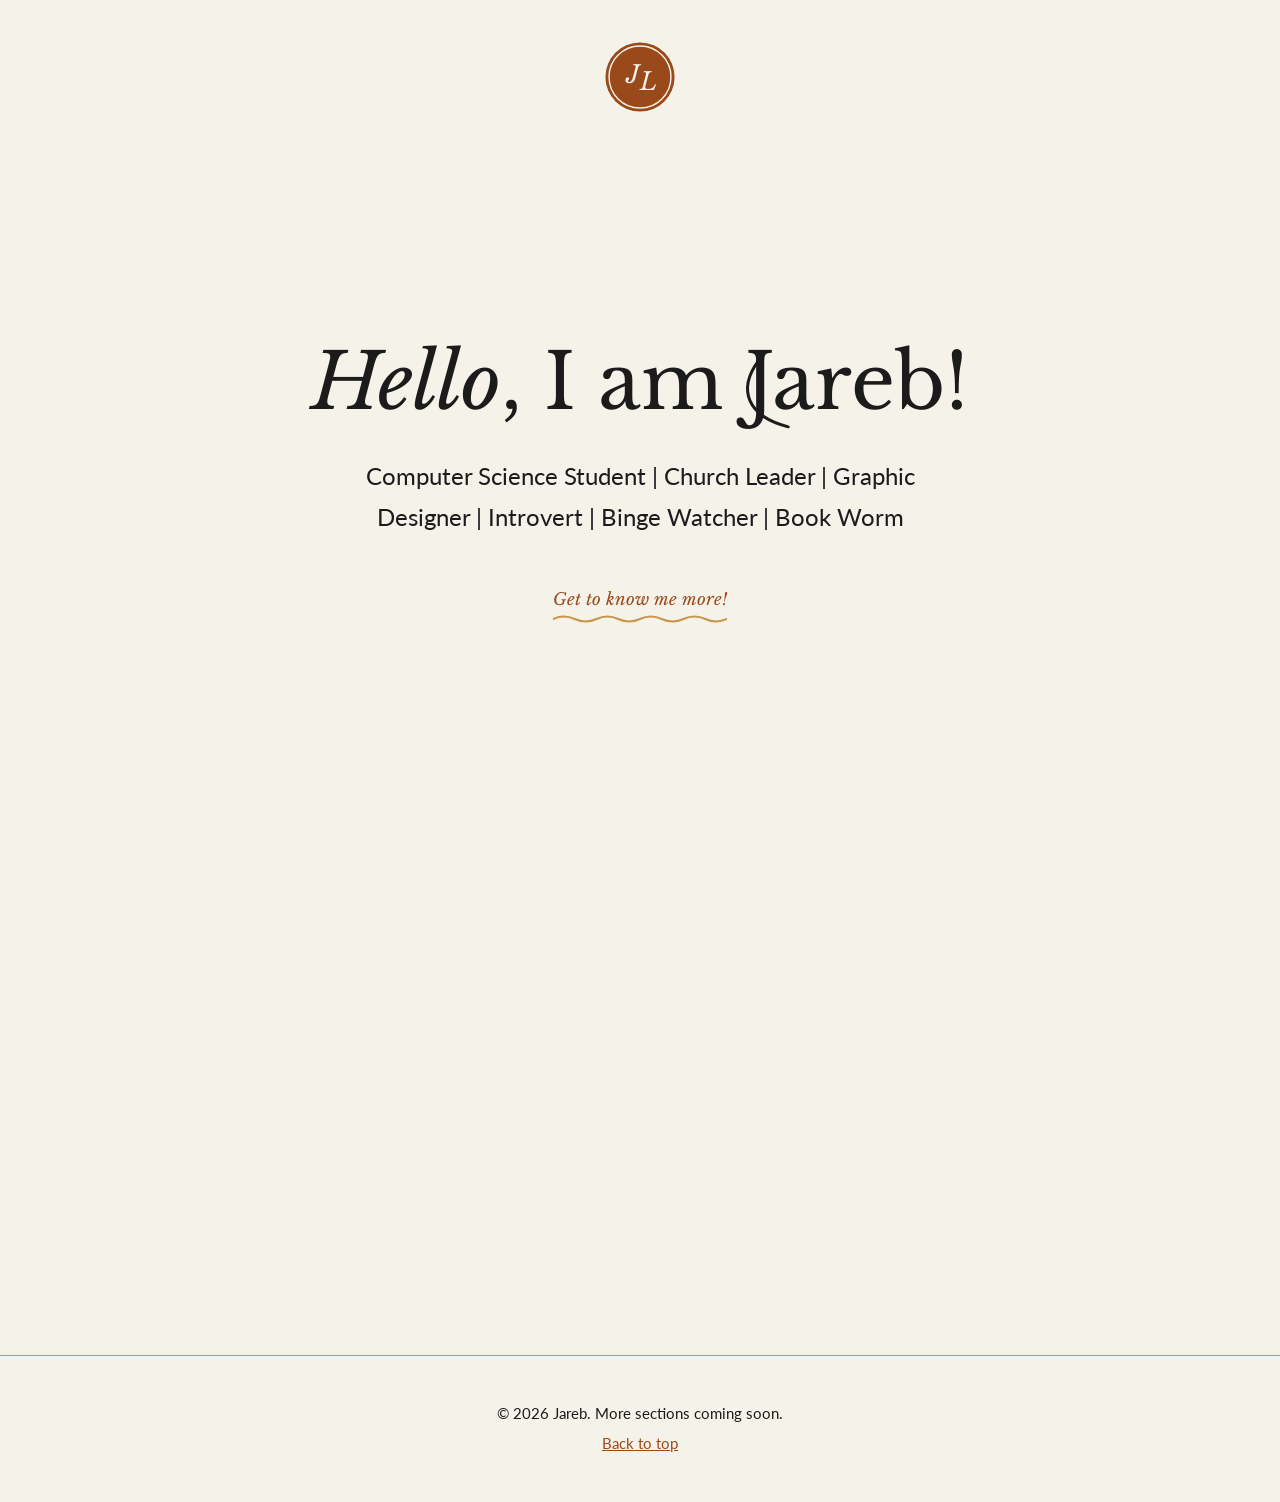
<file: index.html>
<!DOCTYPE html>
<html lang="en">
<head>
<meta charset="utf-8">
<meta name="viewport" content="width=device-width, initial-scale=1">
<title>Hello, I am Jareb! | Portfolio</title>
<meta name="description" content="Portfolio of Jareb, a Computer Science student, church leader and graphic designer.">
<meta name="author" content="Jareb">
<meta property="og:title" content="Hello, I am Jareb!">
<meta property="og:description" content="Computer Science student, church leader and graphic designer.">
<meta property="og:type" content="website">
<link rel="preconnect" href="https://fonts.googleapis.com">
<link rel="preconnect" href="https://fonts.gstatic.com" crossorigin>
<link href="https://fonts.googleapis.com/css2?family=Lato:wght@400;700&family=Libre+Baskerville:ital,wght@0,400;0,700;1,400&display=swap" rel="stylesheet">
<link rel="stylesheet" href="style.css">
</head>
<body>
<a class="skip" href="#explore">Skip to content</a>

<header class="top">
  <a href="#home" aria-label="Jareb, back to top">
    <svg class="logo" viewBox="0 0 100 100" role="img" aria-label="JL monogram logo">
      <circle cx="50" cy="50" r="48" fill="#9a4a1a"/>
      <circle cx="50" cy="50" r="43" fill="none" stroke="#f5f2ea" stroke-width="2"/>
      <text x="30" y="58" font-family="Libre Baskerville, serif" font-style="italic" font-size="34" fill="#f5f2ea">J</text>
      <text x="50" y="68" font-family="Libre Baskerville, serif" font-style="italic" font-size="34" fill="#f5f2ea">L</text>
    </svg>
  </a>
</header>

<main>
  <section id="home" class="hero">
    <h1><em>Hello</em>, I am <span class="circled">Jareb<svg viewBox="0 0 200 80" preserveAspectRatio="none" aria-hidden="true" focusable="false"><path pathLength="1" vector-effect="non-scaling-stroke" d="M14 44C6 18 70 4 118 6C176 8 200 30 190 54C180 76 106 78 58 72C16 66 4 46 24 24"/></svg></span>!</h1>
    <p class="roles">Computer Science Student | Church Leader | Graphic Designer | Introvert | Binge Watcher | Book Worm</p>
    <a class="cta" href="#explore">Get to know me more!<svg viewBox="0 0 100 10" preserveAspectRatio="none" aria-hidden="true" focusable="false"><path vector-effect="non-scaling-stroke" d="M0 5q6.25 -5 12.5 0t12.5 0t12.5 0t12.5 0t12.5 0t12.5 0t12.5 0t12.5 0t12.5 0t12.5 0t12.5 0t12.5 0"/></svg></a>
  </section>

  <section id="explore" class="explore">
    <h2 class="reveal">Get to know me more!</h2>
    <div class="cards">
      <a class="card reveal" href="about.html">
        <svg viewBox="0 0 100 100" aria-hidden="true"><circle cx="50" cy="50" r="48" fill="#9a4a1a"/><circle cx="50" cy="50" r="43" fill="none" stroke="#f5f2ea" stroke-width="2"/><circle cx="50" cy="39" r="12" fill="#f5f2ea"/><path d="M28 70c2-12 11-17 22-17s20 5 22 17z" fill="#f5f2ea"/></svg>
        <h3>About Me</h3>
        <p>Get to know how I am and my personalities!</p>
      </a>
      <a class="card reveal" href="projects.html">
        <svg viewBox="0 0 100 100" aria-hidden="true"><circle cx="50" cy="50" r="48" fill="#9a4a1a"/><circle cx="50" cy="50" r="43" fill="none" stroke="#f5f2ea" stroke-width="2"/><path d="M34 28h24l8 8v20M34 28v44h18" fill="none" stroke="#f5f2ea" stroke-width="3"/><path d="M40 42h18M40 50h14M40 58h8" stroke="#f5f2ea" stroke-width="3"/><circle cx="62" cy="64" r="8" fill="none" stroke="#f5f2ea" stroke-width="3"/><path d="M57 71l-3 12 8-5 8 5-3-12" fill="none" stroke="#f5f2ea" stroke-width="3"/></svg>
        <h3>Projects &amp; Certificates</h3>
        <p>Get to know what I can do!</p>
      </a>
      <a class="card reveal" href="mailto:personal.jareb2411@gmail.com?subject=Hello%20Jareb" aria-label="Contact: send me an email">
        <svg viewBox="0 0 100 100" aria-hidden="true"><circle cx="50" cy="50" r="48" fill="#9a4a1a"/><circle cx="50" cy="50" r="43" fill="none" stroke="#f5f2ea" stroke-width="2"/><circle cx="50" cy="50" r="26" fill="none" stroke="#f5f2ea" stroke-width="3"/><path d="M42 36c-3 1-5 4-4 8 3 10 9 16 18 19 4 1 7-1 8-4l-7-5-4 3c-4-2-7-5-9-9l3-4z" fill="#f5f2ea"/></svg>
        <h3>Contact</h3>
        <p>Let’s get connected!</p>
      </a>
    </div>
  </section>



</main>

<footer>
  <p>© 2026 Jareb. More sections coming soon.</p>
  <p><a href="#home">Back to top</a></p>
</footer>
<script src="script.js"></script>
</body>
</html>
</file>
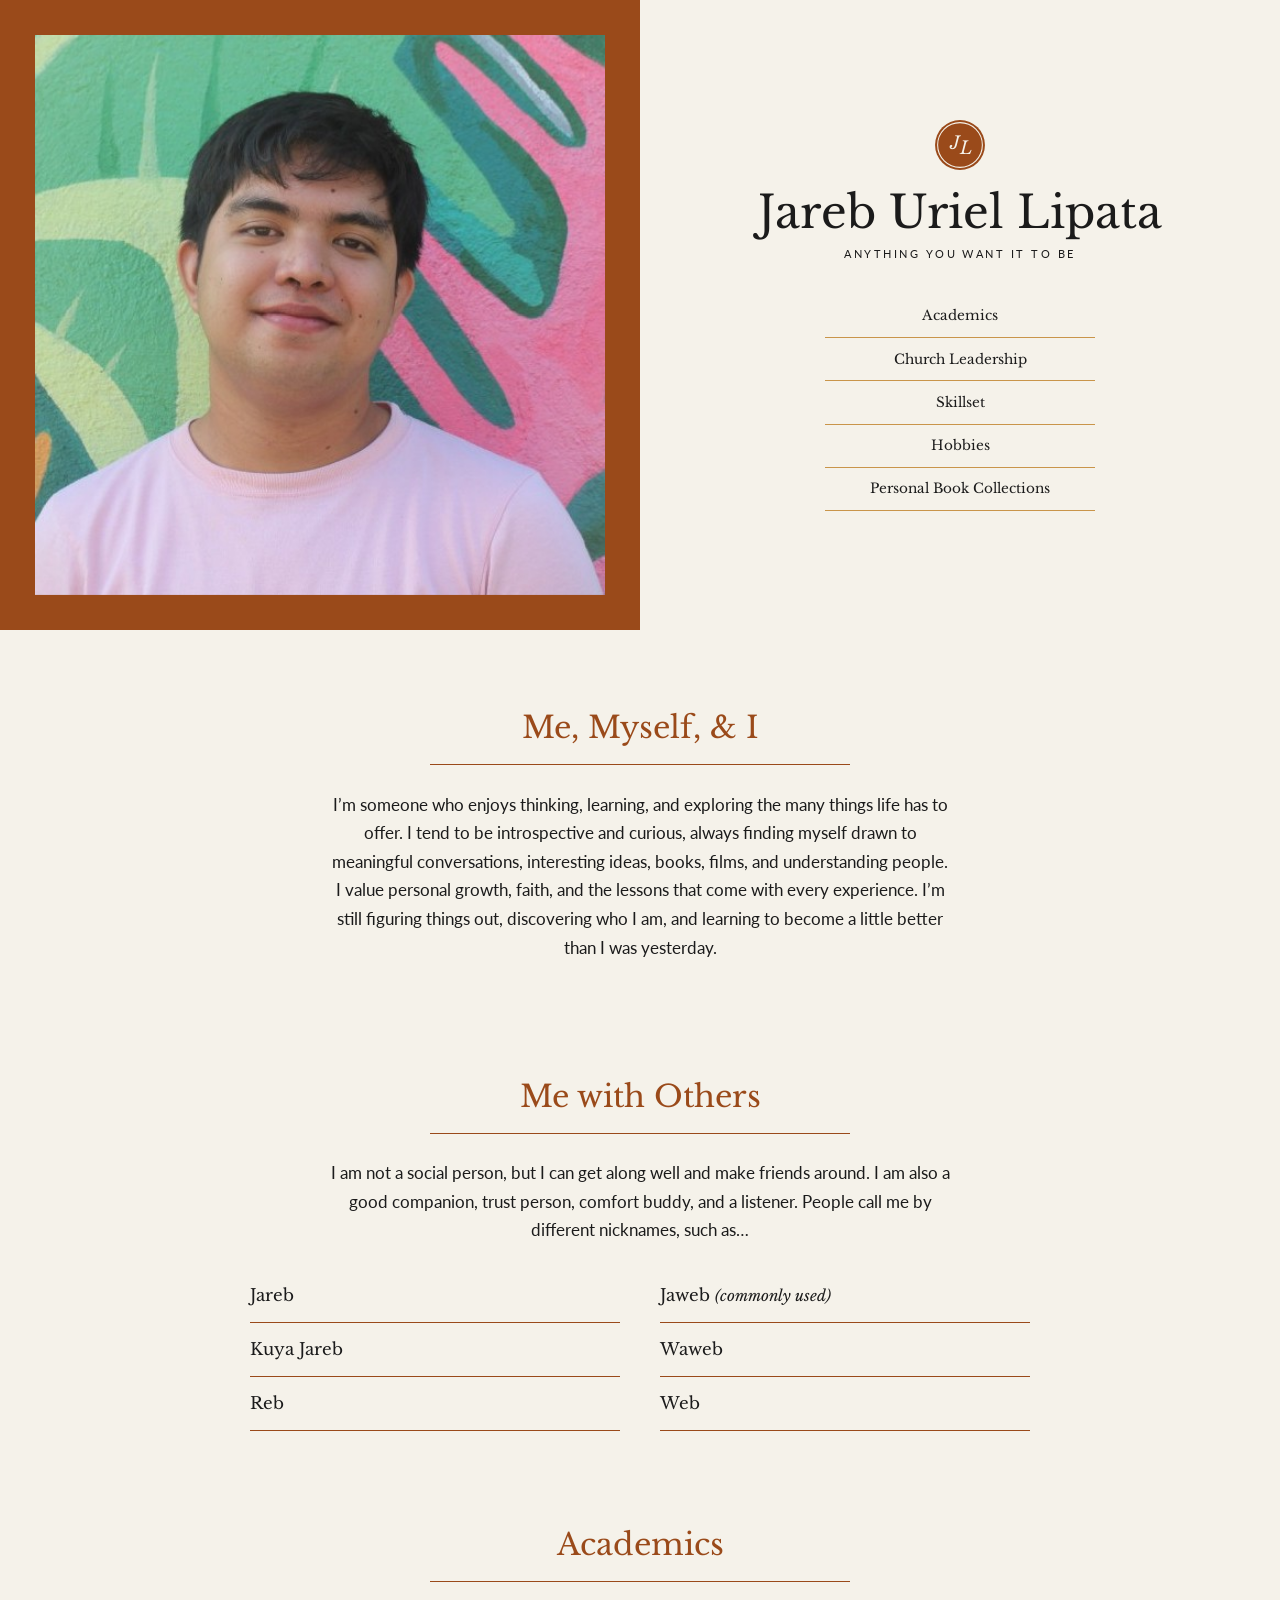
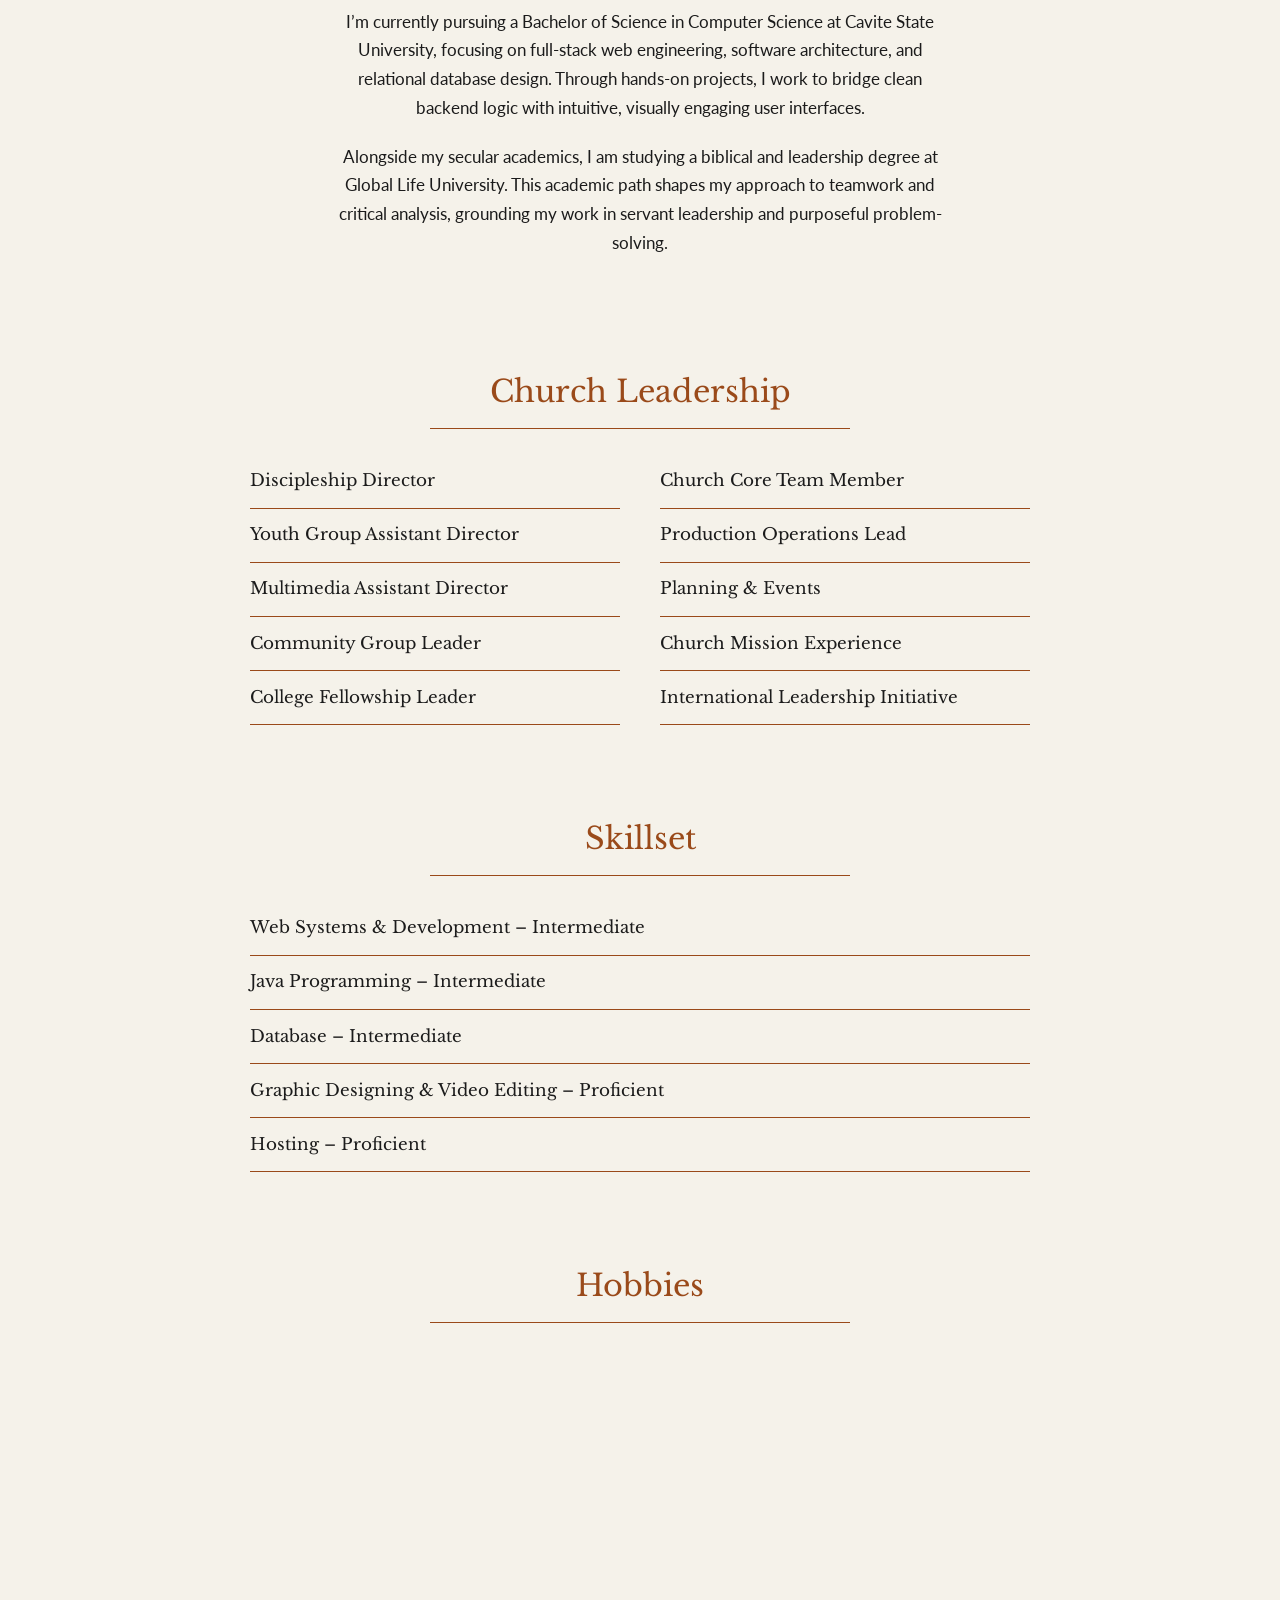
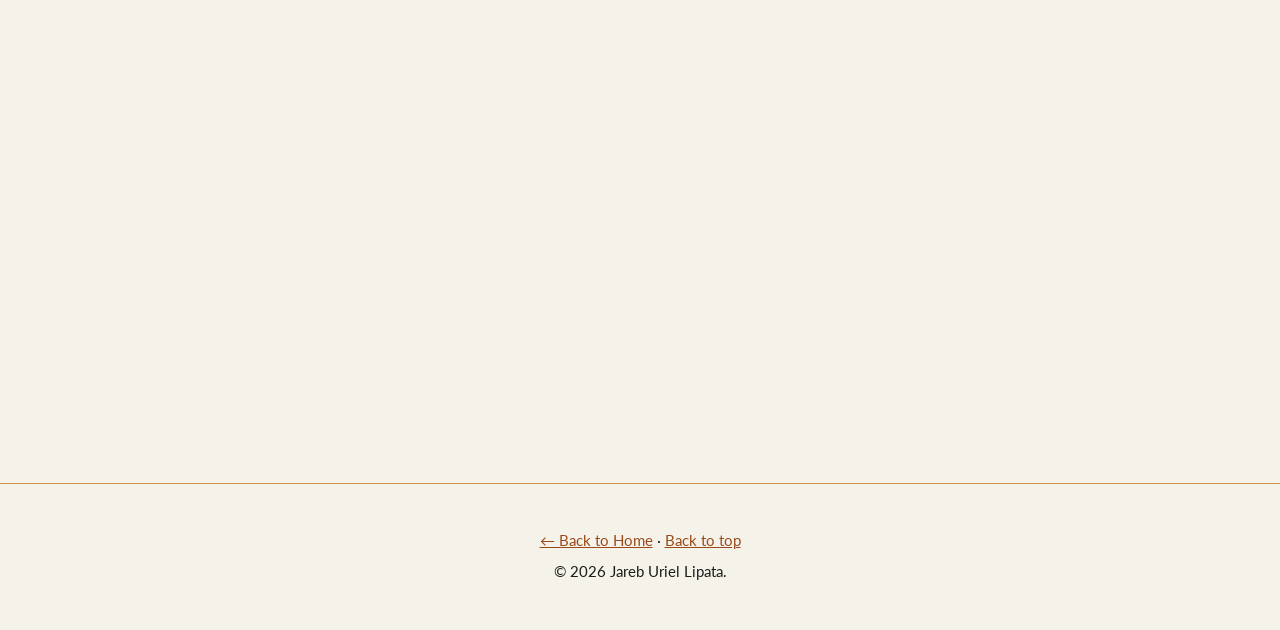
<file: about.html>
<!DOCTYPE html>
<html lang="en">
<head>
<meta charset="utf-8">
<meta name="viewport" content="width=device-width, initial-scale=1">
<title>About Me | Jareb Uriel Lipata</title>
<meta name="description" content="About Jareb Uriel Lipata: Computer Science student, church leader and graphic designer. Academics, skills, hobbies and book recommendations.">
<meta name="author" content="Jareb Uriel Lipata">
<meta property="og:title" content="About Me | Jareb Uriel Lipata">
<meta property="og:type" content="website">
<link rel="preconnect" href="https://fonts.googleapis.com">
<link rel="preconnect" href="https://fonts.gstatic.com" crossorigin>
<link href="https://fonts.googleapis.com/css2?family=Lato:wght@400;700&family=Libre+Baskerville:ital,wght@0,400;0,700;1,400&display=swap" rel="stylesheet">
<link rel="stylesheet" href="style.css">
<link rel="stylesheet" href="about.css">
</head>
<body>
<a class="skip" href="#me">Skip to content</a>

<header class="profile">
  <div class="photo-block">
    <img src="images/profile.jpg" width="518" height="567" alt="Portrait of Jareb Uriel Lipata smiling in front of a colorful leaf mural">
  </div>
  <div class="intro">
    <a href="index.html" aria-label="Back to the home page">
      <svg class="logo" viewBox="0 0 100 100" role="img" aria-label="JL monogram logo">
        <circle cx="50" cy="50" r="48" fill="#9a4a1a"/>
        <circle cx="50" cy="50" r="43" fill="none" stroke="#f5f2ea" stroke-width="2"/>
        <text x="30" y="58" font-family="Libre Baskerville, serif" font-style="italic" font-size="34" fill="#f5f2ea">J</text>
        <text x="50" y="68" font-family="Libre Baskerville, serif" font-style="italic" font-size="34" fill="#f5f2ea">L</text>
      </svg>
    </a>
    <h1>Jareb Uriel Lipata</h1>
    <p class="tagline">Anything you want it to be</p>
    <nav class="pnav" aria-label="Page sections">
      <ul>
        <li><a href="#academics">Academics</a></li>
        <li><a href="#church">Church Leadership</a></li>
        <li><a href="#skills">Skillset</a></li>
        <li><a href="#hobbies">Hobbies</a></li>
        <li><a href="#books">Personal Book Collections</a></li>
      </ul>
    </nav>
  </div>
</header>

<main>
  <section class="sec" id="me">
    <h2 class="reveal">Me, Myself, &amp; I</h2>
    <p class="reveal">I’m someone who enjoys thinking, learning, and exploring the many things life has to offer. I tend to be introspective and curious, always finding myself drawn to meaningful conversations, interesting ideas, books, films, and understanding people. I value personal growth, faith, and the lessons that come with every experience. I’m still figuring things out, discovering who I am, and learning to become a little better than I was yesterday.</p>
  </section>

  <section class="sec" id="others">
    <h2 class="reveal">Me with Others</h2>
    <p class="reveal">I am not a social person, but I can get along well and make friends around. I am also a good companion, trust person, comfort buddy, and a listener. People call me by different nicknames, such as…</p>
    <ul class="list">
      <li class="reveal">Jareb</li>
      <li class="reveal">Jaweb <em>(commonly used)</em></li>
      <li class="reveal">Kuya Jareb</li>
      <li class="reveal">Waweb</li>
      <li class="reveal">Reb</li>
      <li class="reveal">Web</li>
    </ul>
  </section>

  <section class="sec" id="academics">
    <h2 class="reveal">Academics</h2>
    <p class="reveal">I’m currently pursuing a Bachelor of Science in Computer Science at Cavite State University, focusing on full-stack web engineering, software architecture, and relational database design. Through hands-on projects, I work to bridge clean backend logic with intuitive, visually engaging user interfaces.</p>
    <p class="reveal">Alongside my secular academics, I am studying a biblical and leadership degree at Global Life University. This academic path shapes my approach to teamwork and critical analysis, grounding my work in servant leadership and purposeful problem-solving.</p>
  </section>

  <section class="sec" id="church">
    <h2 class="reveal">Church Leadership</h2>
    <ul class="list">
      <li class="reveal">Discipleship Director</li>
      <li class="reveal">Church Core Team Member</li>
      <li class="reveal">Youth Group Assistant Director</li>
      <li class="reveal">Production Operations Lead</li>
      <li class="reveal">Multimedia Assistant Director</li>
      <li class="reveal">Planning &amp; Events</li>
      <li class="reveal">Community Group Leader</li>
      <li class="reveal">Church Mission Experience</li>
      <li class="reveal">College Fellowship Leader</li>
      <li class="reveal">International Leadership Initiative</li>
    </ul>
  </section>

  <section class="sec" id="skills">
    <h2 class="reveal">Skillset</h2>
    <ul class="list one">
      <li class="reveal">Web Systems &amp; Development – Intermediate</li>
      <li class="reveal">Java Programming – Intermediate</li>
      <li class="reveal">Database – Intermediate</li>
      <li class="reveal">Graphic Designing &amp; Video Editing – Proficient</li>
      <li class="reveal">Hosting – Proficient</li>
    </ul>
  </section>

  <section class="sec" id="hobbies">
    <h2 class="reveal">Hobbies</h2>
    <ul class="list">
      <li class="reveal">Church Ministry Service</li>
      <li class="reveal">Graphic Designing</li>
      <li class="reveal">Binge-watching <em>(esp. Marvel)</em></li>
      <li class="reveal">Brainstorming</li>
      <li class="reveal">Coding Projects</li>
      <li class="reveal">Reading Books</li>
      <li class="reveal">Walking</li>
      <li class="reveal">Sleeping/Resting</li>
      <li class="reveal">Driving</li>
      <li class="reveal">Eating</li>
    </ul>
  </section>

  <section class="sec" id="books">
    <h2 class="reveal">Book Collections/<wbr>Recommendations</h2>
    <ul class="list one">
      <li class="reveal">21 Irrefutable Laws of Leadership – John Maxwell</li>
      <li class="reveal">You’re Not Good Enough (That’s Ok) – Allie Beth Stuckey</li>
      <li class="reveal">Surrounded by Narcissists – Thomas Erikson</li>
      <li class="reveal">The Love Hypothesis – Ali Hazelwood</li>
      <li class="reveal">The Subtle Art of Not Giving a F*ck – Mark Manson</li>
    </ul>
  </section>
</main>

<footer>
  <p><a href="index.html">← Back to Home</a> · <a href="#me">Back to top</a></p>
  <p>© 2026 Jareb Uriel Lipata.</p>
</footer>
<script src="script.js"></script>
</body>
</html>
</file>
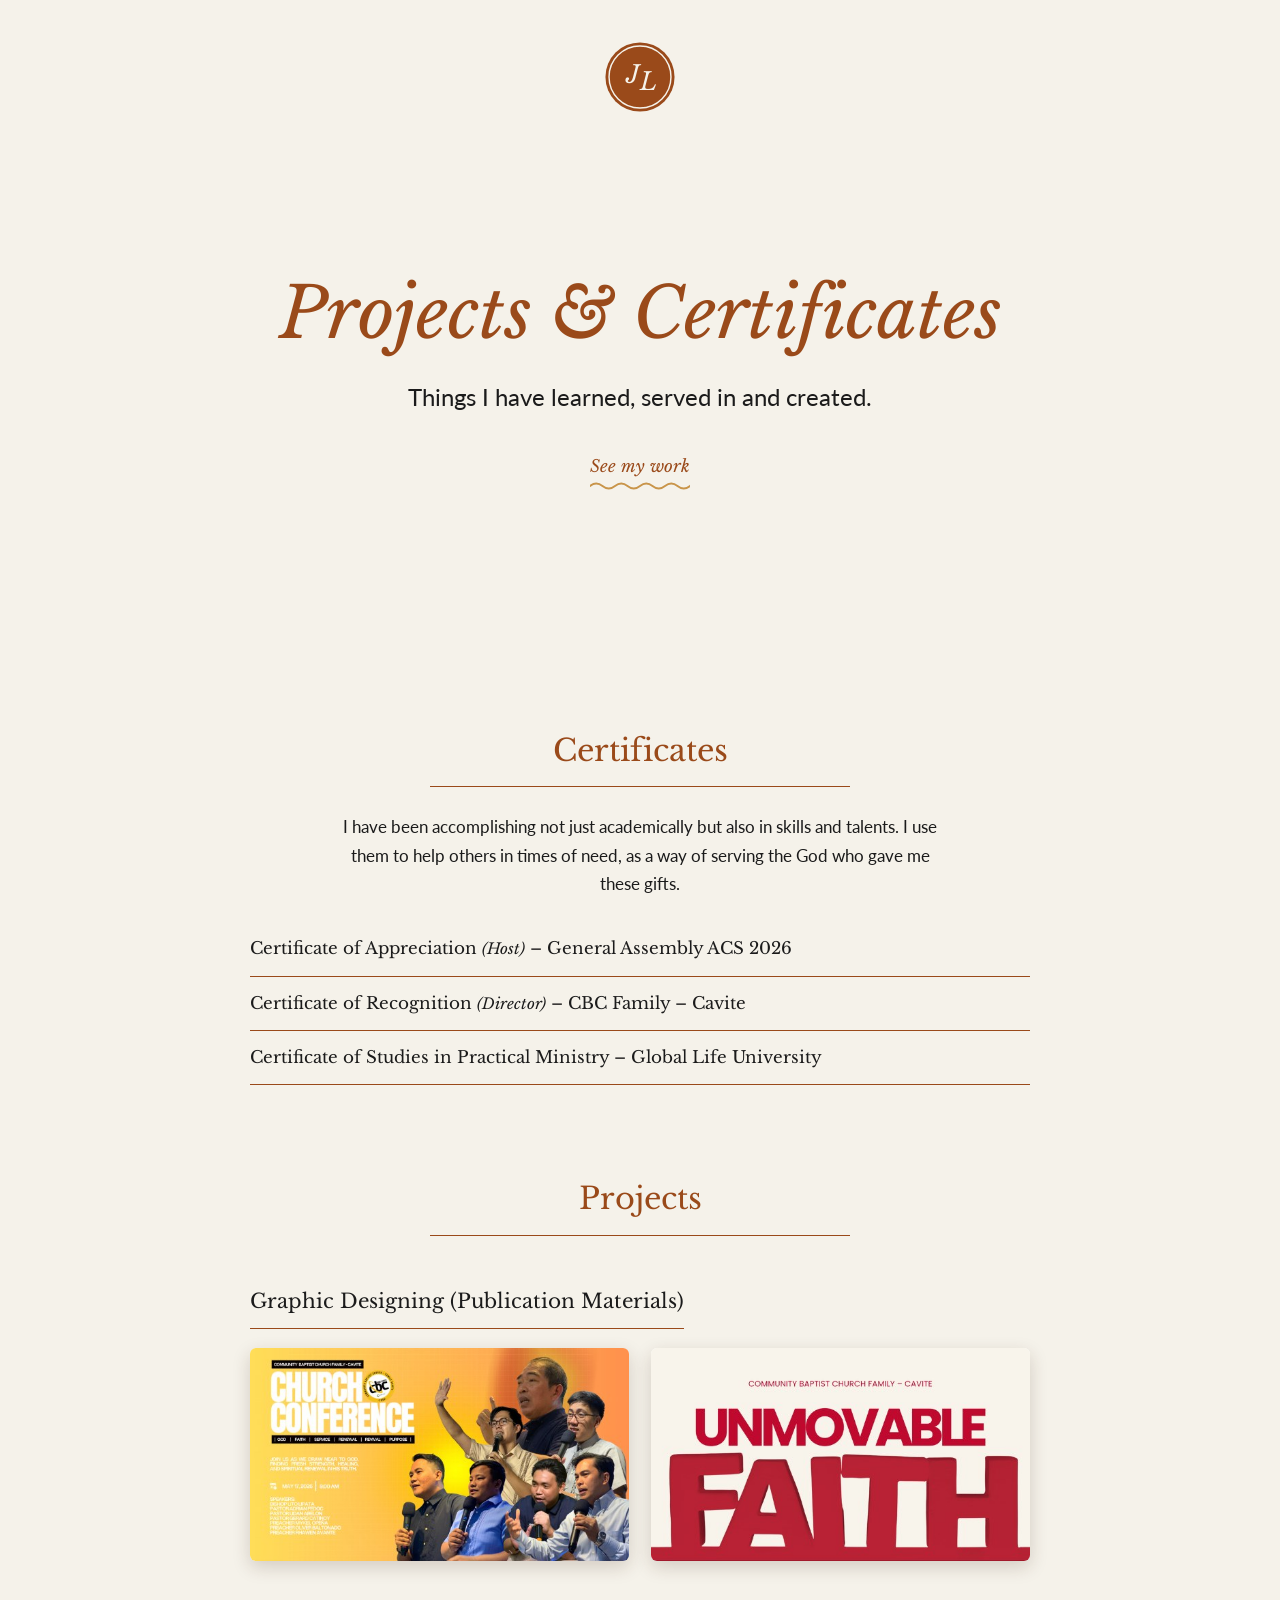
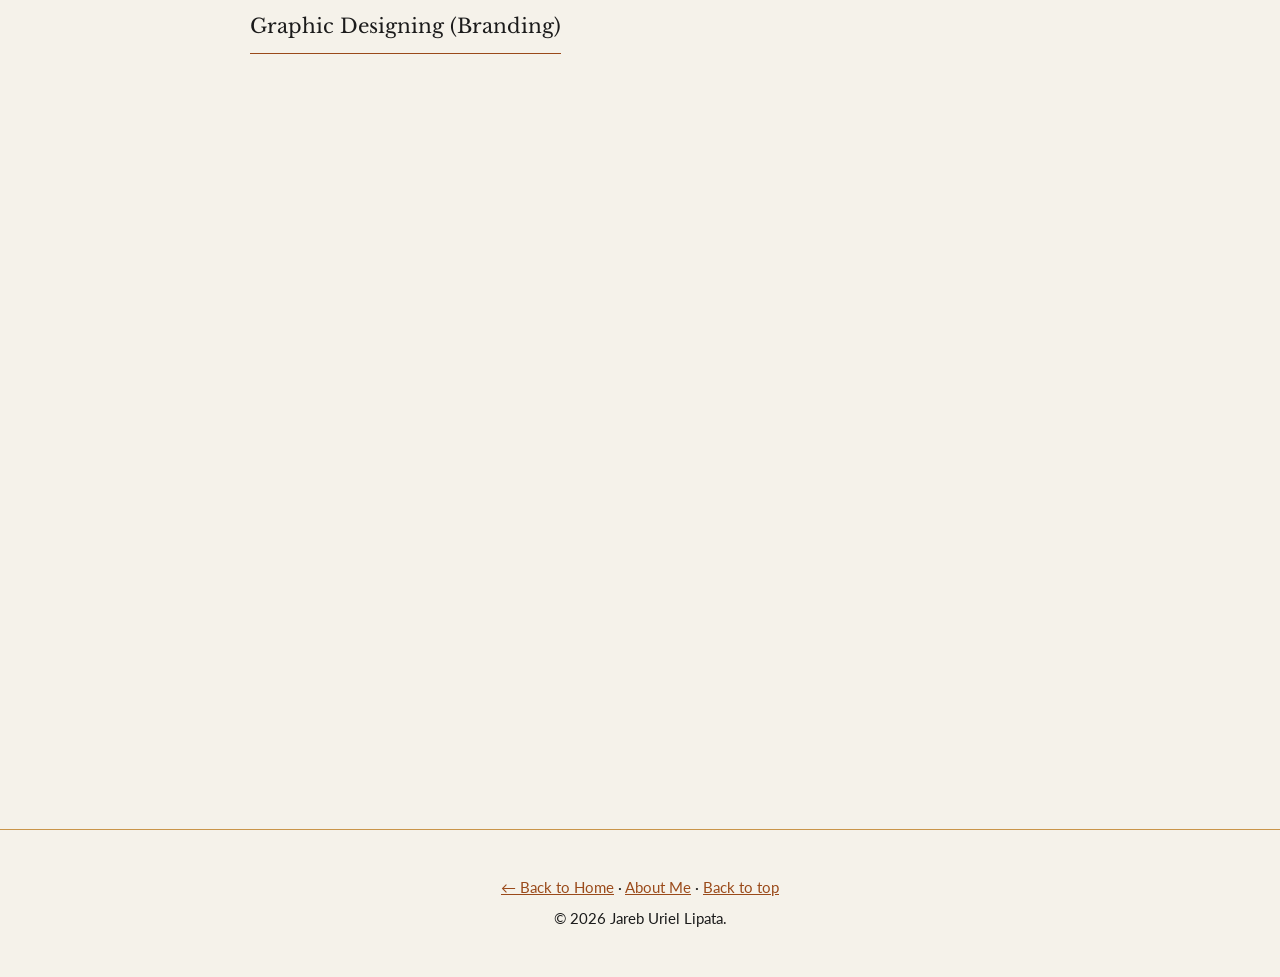
<file: projects.html>
<!DOCTYPE html>
<html lang="en">
<head>
<meta charset="utf-8">
<meta name="viewport" content="width=device-width, initial-scale=1">
<title>Projects &amp; Certificates | Jareb Uriel Lipata</title>
<meta name="description" content="Certificates and projects by Jareb Uriel Lipata: graphic design for church publications and branding, plus a student portal website prototype.">
<meta name="author" content="Jareb Uriel Lipata">
<meta property="og:title" content="Projects &amp; Certificates | Jareb Uriel Lipata">
<meta property="og:type" content="website">
<link rel="preconnect" href="https://fonts.googleapis.com">
<link rel="preconnect" href="https://fonts.gstatic.com" crossorigin>
<link href="https://fonts.googleapis.com/css2?family=Lato:wght@400;700&family=Libre+Baskerville:ital,wght@0,400;0,700;1,400&display=swap" rel="stylesheet">
<link rel="stylesheet" href="style.css">
<link rel="stylesheet" href="about.css">
<link rel="stylesheet" href="projects.css">
</head>
<body>
<a class="skip" href="#certificates">Skip to content</a>

<header class="top">
  <a href="index.html" aria-label="Back to the home page">
    <svg class="logo" viewBox="0 0 100 100" role="img" aria-label="JL monogram logo">
      <circle cx="50" cy="50" r="48" fill="#9a4a1a"/>
      <circle cx="50" cy="50" r="43" fill="none" stroke="#f5f2ea" stroke-width="2"/>
      <text x="30" y="58" font-family="Libre Baskerville, serif" font-style="italic" font-size="34" fill="#f5f2ea">J</text>
      <text x="50" y="68" font-family="Libre Baskerville, serif" font-style="italic" font-size="34" fill="#f5f2ea">L</text>
    </svg>
  </a>
</header>

<main>
  <section class="ptitle">
    <h1 class="reveal split wave">Projects &amp; Certificates</h1>
    <p class="roles">Things I have learned, served in and created.</p>
    <a class="cta" href="#certificates">See my work<svg viewBox="0 0 100 10" preserveAspectRatio="none" aria-hidden="true" focusable="false"><path vector-effect="non-scaling-stroke" d="M0 5q6.25 -5 12.5 0t12.5 0t12.5 0t12.5 0t12.5 0t12.5 0t12.5 0t12.5 0t12.5 0t12.5 0t12.5 0t12.5 0"/></svg></a>
  </section>

  <section class="sec" id="certificates">
    <h2 class="reveal split">Certificates</h2>
    <p class="reveal">I have been accomplishing not just academically but also in skills and talents. I use them to help others in times of need, as a way of serving the God who gave me these gifts.</p>
    <ul class="list one">
      <li class="reveal">Certificate of Appreciation <em>(Host)</em> – General Assembly ACS 2026</li>
      <li class="reveal">Certificate of Recognition <em>(Director)</em> – CBC Family – Cavite</li>
      <li class="reveal">Certificate of Studies in Practical Ministry – Global Life University</li>
    </ul>
  </section>

  <section class="sec" id="projects">
    <h2 class="reveal split">Projects</h2>

    <h3 class="sub reveal">Graphic Designing (Publication Materials)</h3>
    <div class="gallery">
      <figure class="reveal wide"><img src="images/church-conference.jpg" width="556" height="312" loading="lazy" alt="Church Conference poster with a yellow and orange background and a group of speakers holding microphones"></figure>
      <figure class="reveal wide"><img src="images/unmovable-faith.jpg" width="556" height="312" loading="lazy" alt="Unmovable Faith title slide in bold red letters for Community Baptist Church Family – Cavite"></figure>
    </div>

    <h3 class="sub reveal">Graphic Designing (Branding)</h3>
    <div class="gallery">
      <figure class="reveal poster"><img src="images/after-credits.jpg" width="300" height="425" loading="lazy" alt="After Credits movie night poster in yellow with the date July 5, 2026, at 4:00 PM"></figure>
      <figure class="reveal mid"><img src="images/youth-link-logo.jpg" width="317" height="297" loading="lazy" alt="Youth Link logo with the tagline Life in Need of King"></figure>
      <figure class="reveal mid"><img src="images/youth-link-colors.jpg" width="428" height="297" loading="lazy" alt="Youth Link color palette showing official and substitute colors"></figure>
    </div>

    <h3 class="sub reveal">Website/Coding Projects <em>(prototype &amp; not done)</em></h3>
    <div class="gallery">
      <figure class="reveal laptop"><img src="images/student-portal.jpg" width="660" height="399" loading="lazy" alt="Prototype of the Global Life University Dasmariñas North student portal login page shown on a laptop"></figure>
    </div>
  </section>
</main>

<footer>
  <p><a href="index.html">← Back to Home</a> · <a href="about.html">About Me</a> · <a href="#certificates">Back to top</a></p>
  <p>© 2026 Jareb Uriel Lipata.</p>
</footer>
<script src="script.js"></script>
</body>
</html>
</file>
<file: style.css>
:root{--bg:#f5f2ea;--ink:#1b1b1b;--brown:#9a4a1a;--gold:#c9954a;--serif:"Libre Baskerville",Georgia,serif;--sans:Lato,system-ui,-apple-system,"Segoe UI",sans-serif}
*{box-sizing:border-box}
html{scroll-behavior:smooth}
body{margin:0;background:var(--bg);color:var(--ink);font-family:var(--sans);font-size:1.05rem;line-height:1.7}
a{color:var(--brown)}
:focus-visible{outline:3px solid var(--gold);outline-offset:4px}
.skip{position:absolute;left:-999px}
.skip:focus{left:1rem;top:1rem;background:#fff;padding:.5rem 1rem;z-index:5}
.top{display:flex;justify-content:center;padding:4.5vh 1rem 0}
.logo{width:72px;height:72px;display:block;transition:transform .3s}
.logo:hover{transform:rotate(-8deg) scale(1.05)}
.hero{min-height:82vh;display:flex;flex-direction:column;justify-content:center;align-items:center;text-align:center;padding:2rem 1.25rem}
h1,h2,h3{font-family:var(--serif);font-weight:400;margin:0}
h1{font-size:clamp(2.4rem,7vw,4.8rem);line-height:1.15;animation:rise .9s ease both}
.roles{max-width:46ch;font-size:clamp(1.05rem,2.4vw,1.5rem);margin:1.8rem 0 3rem;animation:rise .9s .2s ease both}
.cta{font-family:var(--serif);font-style:italic;text-decoration:none;color:var(--brown);position:relative;display:inline-block;padding-bottom:10px;animation:rise .9s .4s ease both}
.cta:hover{color:var(--ink)}
@keyframes rise{from{opacity:0;transform:translateY(18px)}to{opacity:1;transform:none}}
.explore{padding:4rem 1.25rem 5rem;text-align:center;max-width:1100px;margin:0 auto}
.explore>h2{font-style:italic;color:var(--brown);font-size:clamp(2rem,5vw,3.2rem)}
.cards{display:grid;grid-template-columns:repeat(auto-fit,minmax(240px,1fr));gap:2.5rem;margin-top:3.5rem}
.card{display:flex;flex-direction:column;align-items:center;text-decoration:none;color:var(--ink);transition:transform .25s}
.card svg{width:100px;height:100px}
.card h3{position:relative;font-size:1.6rem;margin:1.6rem 0 .8rem;padding-bottom:.6rem;width:100%}
.card p{margin:0;font-size:.95rem}
footer{text-align:center;padding:2.5rem 1rem;border-top:1px solid var(--gold);font-size:.95rem}
footer p{margin:.3rem 0}
.reveal{opacity:0;transform:translateY(20px);transition:opacity .7s,transform .7s}
.reveal.show{opacity:1;transform:none}
@media (prefers-reduced-motion:reduce){*{animation:none!important;transition:none!important;scroll-behavior:auto!important}.reveal{opacity:1;transform:none}}

/* Hand-drawn circle around the name and squiggle under the link */
.circled{position:relative;display:inline-block}
.circled svg{position:absolute;left:-7%;top:-14%;width:114%;height:128%;overflow:visible;pointer-events:none}
.circled path,.cta path{fill:none;stroke-linecap:round;stroke-linejoin:round;stroke-dasharray:1;stroke-dashoffset:1;animation:draw 1.4s ease forwards}
.circled path{stroke:var(--ink);stroke-width:3;animation:drawloop 3s ease-in-out .8s infinite}
.cta svg{position:absolute;left:0;bottom:0;width:100%;height:10px;overflow:hidden}
.cta path{stroke:var(--gold);stroke-width:2;stroke-dasharray:none;stroke-dashoffset:0;animation:wave 1.4s linear infinite}
@keyframes wave{to{transform:translateX(-25px)}}
@keyframes draw{to{stroke-dashoffset:0}}
@keyframes drawloop{0%{stroke-dashoffset:1}25%,70%{stroke-dashoffset:0}100%{stroke-dashoffset:-1}}
@media (prefers-reduced-motion:reduce){.circled path,.cta path{stroke-dashoffset:0}}

/* Cards: staggered entrance, icon pop + float, growing underline */
.card:nth-child(2){transition-delay:.15s}
.card:nth-child(3){transition-delay:.3s}
.card svg{transform:scale(.5) rotate(-25deg);transition:transform .7s cubic-bezier(.34,1.56,.64,1) .2s}
.card.show svg{transform:none;animation:float 4s ease-in-out 1s infinite}
.card:nth-child(2).show svg{animation-delay:1.6s}
.card:nth-child(3).show svg{animation-delay:2.2s}
.card.show svg:hover{transform:scale(1.1) rotate(8deg);transition:transform .3s}
@keyframes float{50%{translate:0 -10px}}
.card h3::after{content:"";position:absolute;left:0;bottom:0;width:100%;height:1px;background:var(--gold);transform:scaleX(0);transition:transform .9s ease .5s}
.card.show h3::after{transform:scaleX(1)}
.card p{opacity:0;transition:opacity .8s ease .9s}
.card.show p{opacity:1}
@media (prefers-reduced-motion:reduce){.card svg{transform:none}.card h3::after{transform:scaleX(1)}.card p{opacity:1}}

/* Retract quickly (no stagger) when scrolling back up */
.card:not(.show),.card:not(.show) svg,.card:not(.show) h3::after,.card:not(.show) p{transition-delay:0s}
.card:not(.show) svg{transition-duration:.4s}
.card:not(.show) h3::after{transition-duration:.4s}
.card:not(.show) p{transition-duration:.3s}

a.card:hover h3{color:var(--brown)}
a.card h3{transition:color .25s}
</file>
<file: about.css>
/* About page. Shares colors, fonts and .reveal rules with style.css */
.profile{display:grid;grid-template-columns:1fr 1fr;min-height:340px}
.photo-block{background:var(--brown);padding:clamp(1rem,4vw,2.2rem);overflow:hidden}
.photo-block img{display:block;width:100%;height:100%;max-height:560px;object-fit:cover;animation:slideIn 1s ease both}
@keyframes slideIn{from{opacity:0;transform:translateX(-40px) scale(1.05)}to{opacity:1;transform:none}}
.intro{display:flex;flex-direction:column;align-items:center;justify-content:center;text-align:center;padding:2rem 1rem}
.intro .logo{width:52px;height:52px;animation:rise .8s .1s ease both}
.intro h1{font-size:clamp(1.7rem,4vw,2.8rem);margin:1rem 0 .3rem;animation:rise .8s .25s ease both}
.tagline{margin:0 0 2rem;font-size:.7rem;letter-spacing:.22em;text-transform:uppercase;animation:rise .8s .4s ease both}
.pnav ul{list-style:none;margin:0;padding:0;width:min(270px,85vw)}
.pnav li{animation:rise .7s ease both}
.pnav li:nth-child(1){animation-delay:.55s}
.pnav li:nth-child(2){animation-delay:.65s}
.pnav li:nth-child(3){animation-delay:.75s}
.pnav li:nth-child(4){animation-delay:.85s}
.pnav li:nth-child(5){animation-delay:.95s}
.pnav a{display:block;padding:.6rem 0;border-bottom:1px solid var(--gold);font-family:var(--serif);font-size:.85rem;text-decoration:none;color:var(--ink);transition:color .25s,letter-spacing .25s,padding-left .25s}
.pnav a:hover{color:var(--brown);letter-spacing:.06em}

.sec{max-width:820px;margin:0 auto;padding:4.5rem 1.25rem 1rem;scroll-margin-top:1rem}
.sec h2{position:relative;width:fit-content;min-width:min(100%,420px);max-width:100%;text-wrap:balance;margin:0 auto 1.6rem;padding-bottom:.7rem;text-align:center;font-size:clamp(1.4rem,3vw,1.9rem);color:var(--brown)}
.sec h2::after,.list li::after{content:"";position:absolute;left:0;bottom:0;width:100%;height:1px;background:var(--brown);transform:scaleX(0);transform-origin:left;transition:transform .9s ease .3s}
.sec h2.show::after,.list li.show::after{transform:scaleX(1)}
.sec h2:not(.show)::after,.list li:not(.show)::after{transition-delay:0s;transition-duration:.3s}
.sec p{max-width:62ch;margin:0 auto 1.3rem;text-align:center}
.list{display:grid;grid-template-columns:repeat(2,minmax(0,1fr));gap:0 2.5rem;list-style:none;padding:0;margin:1.5rem 0 0}
.list.one{grid-template-columns:1fr}
.list li{position:relative;padding:.8rem 0;font-family:var(--serif);transition:opacity .7s,transform .7s,color .25s}
.list li.show{transition-delay:var(--d,0s)}
.list li:nth-child(2){--d:.08s}.list li:nth-child(3){--d:.16s}.list li:nth-child(4){--d:.24s}.list li:nth-child(5){--d:.32s}
.list li:nth-child(6){--d:.4s}.list li:nth-child(7){--d:.48s}.list li:nth-child(8){--d:.56s}.list li:nth-child(9){--d:.64s}.list li:nth-child(10){--d:.72s}
.list li.show:hover{color:var(--brown);transform:translateX(6px);transition-delay:0s}
.list em{font-size:.9em}
@media (max-width:700px){.profile{grid-template-columns:1fr}.photo-block img{max-height:420px}.list{grid-template-columns:1fr}}
@media (prefers-reduced-motion:reduce){.sec h2::after,.list li::after{transform:scaleX(1)}}
</file>
<file: projects.css>
/* Projects & Certificates page. Builds on style.css and about.css */
.ptitle{min-height:60vh;display:flex;flex-direction:column;align-items:center;justify-content:center;text-align:center;padding:2rem 1.25rem}
.ptitle h1{font-style:italic;color:var(--brown);font-size:clamp(2.2rem,6.5vw,4.4rem);line-height:1.15;}
.ptitle .roles{margin:1.4rem 0 2.2rem;animation:rise .9s .2s ease both}
.sub{max-width:none;margin:3rem 0 1.2rem;font-size:1.25rem;position:relative;padding-bottom:.7rem;width:fit-content;max-width:100%}
.sub::after{content:"";position:absolute;left:0;bottom:0;width:100%;height:1px;background:var(--brown);transform:scaleX(0);transform-origin:left;transition:transform .9s ease .3s}
.sub.show::after{transform:scaleX(1)}
.sub:not(.show)::after{transition-delay:0s;transition-duration:.3s}
.sub em{font-size:.9em}
.gallery{display:flex;flex-wrap:wrap;gap:1.4rem;align-items:center;margin-bottom:1rem}
.gallery figure{margin:0;overflow:hidden;border-radius:6px;box-shadow:0 6px 18px rgba(60,35,15,.18);background:#fff}
.gallery img{display:block;width:100%;height:auto;transition:transform .6s ease}
.gallery figure:hover img{transform:scale(1.05)}
.wide{flex:1 1 300px;max-width:calc(50% - .7rem)}
.poster{flex:0 1 210px}
.mid{flex:1 1 230px;max-width:340px}
.laptop{flex:0 1 520px;margin-inline:auto;box-shadow:none;background:none}
.gallery figure.reveal{transform:translateY(28px) scale(.96)}
.gallery figure.reveal.show{transform:none}
.gallery figure:nth-child(2){transition-delay:.15s}
.gallery figure:nth-child(3){transition-delay:.3s}
.gallery figure:not(.show){transition-delay:0s}
@media (max-width:700px){.wide{max-width:100%}.poster{flex-basis:100%;max-width:260px;margin-inline:auto}}

/* Letter-by-letter animation for the Projects and Certificates headings */
.split .w{display:inline-block;white-space:nowrap}
.split .ch{display:inline-block;opacity:0;transform:translateY(.7em) rotate(8deg);transition:opacity .5s ease,transform .7s cubic-bezier(.34,1.56,.64,1),color .25s;transition-delay:calc(var(--i)*.05s)}
.split.show .ch{opacity:1;transform:none}
.split:not(.show) .ch{transition-delay:0s;transition-duration:.25s}
.split.show .ch:hover{transform:translateY(-.15em) scale(1.18);color:var(--ink);transition-delay:0s;transition-duration:.25s}
.wave.show .ch{animation:letterwave 3.6s ease-in-out calc(1.4s + var(--i)*.07s) infinite}
@keyframes letterwave{0%,35%,100%{translate:0 0;color:inherit}15%{translate:0 -.13em;color:#c9954a}}
@media (prefers-reduced-motion:reduce){.split .ch{opacity:1;transform:none}}
</file>
